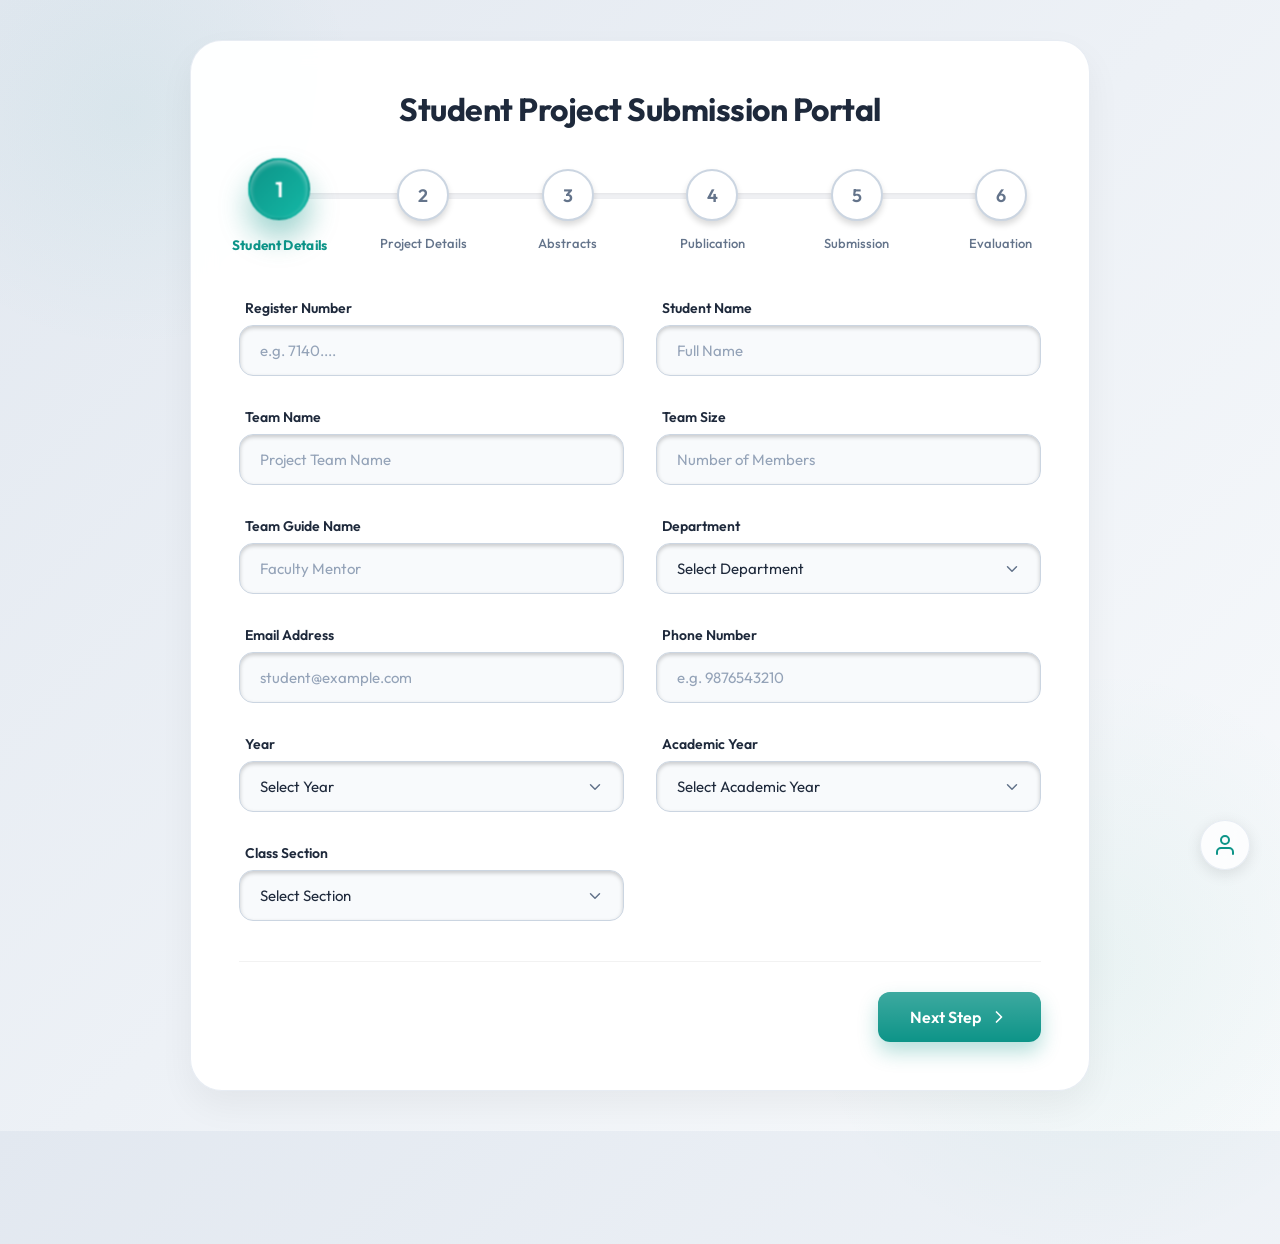
<file: Frontend/index.html>
<!DOCTYPE html>
<html lang="en">

<head>
    <meta charset="UTF-8">
    <meta name="viewport" content="width=device-width, initial-scale=1.0">
    <title>Student Project Submission Portal</title>
    <!-- Modern stylish font -->
    <link href="https://fonts.googleapis.com/css2?family=Outfit:wght@300;400;500;600;700&display=swap" rel="stylesheet">

    <link rel="stylesheet" href="assets/css/main.css">
</head>

<body>

    <div class="container">
        <div class="glass-panel">
            <h1 class="title">Student Project Submission Portal</h1>

            <!-- STEPPER -->
            <div class="stepper-wrapper">
                <div class="progress-bar">
                    <div class="progress-fill"></div>
                </div>
                <div class="stepper">
                    <div class="step active">
                        <div class="circle">1</div>
                        <div class="label">Student Details</div>
                    </div>
                    <div class="step">
                        <div class="circle">2</div>
                        <div class="label">Project Details</div>
                    </div>
                    <div class="step">
                        <div class="circle">3</div>
                        <div class="label">Abstracts</div>
                    </div>
                    <div class="step">
                        <div class="circle">4</div>
                        <div class="label">Publication</div>
                    </div>
                    <div class="step">
                        <div class="circle">5</div>
                        <div class="label">Submission</div>
                    </div>
                    <div class="step">
                        <div class="circle">6</div>
                        <div class="label">Evaluation</div>
                    </div>
                </div>
            </div>

            <form id="submissionForm" method="POST" enctype="multipart/form-data" novalidate>
                <div class="form-container">

                    <!-- STEP 1: Student Details -->
                    <div class="step-content active" id="step-0">
                        <div class="form-grid">
                            <div class="input-group">
                                <label>Register Number</label>
                                <input name="reg_no" placeholder="e.g. 7140...." required>
                            </div>
                            <div class="input-group">
                                <label>Student Name</label>
                                <input name="name" placeholder="Full Name" required>
                            </div>
                            <div class="input-group">
                                <label>Team Name</label>
                                <input name="team_name" placeholder="Project Team Name" required>
                            </div>
                            <div class="input-group">
                                <label>Team Size</label>
                                <input type="number" name="team_size" placeholder="Number of Members" min="1" max="10"
                                    required oninput="this.value = this.value.replace(/[^0-9]/g, '')">
                            </div>
                            <div class="input-group">
                                <label>Team Guide Name</label>
                                <input name="team_guide" placeholder="Faculty Mentor" required>
                            </div>
                            <div class="input-group">
                                <label>Department</label>
                                <select name="department" required>
                                    <option value="" disabled selected>Select Department</option>
                                    <option>CSE</option>
                                    <option>IT</option>
                                    <option>ECE</option>
                                    <option>EEE</option>
                                    <option>MECH</option>
                                    <option>CIVIL</option>
                                </select>
                            </div>
                            <div class="input-group">
                                <label>Email Address</label>
                                <input type="email" name="email" placeholder="student@example.com" required>
                            </div>
                            <div class="input-group">
                                <label>Phone Number</label>
                                <input type="tel" name="phone" placeholder="e.g. 9876543210" pattern="[0-9]+"
                                    title="Only numbers are allowed" required
                                    oninput="this.value = this.value.replace(/[^0-9]/g, '').slice(0, 10)">
                            </div>
                            <div class="input-group">
                                <label>Year</label>
                                <select name="year" required>
                                    <option value="" disabled selected>Select Year</option>
                                    <option value="1">1st Year</option>
                                    <option value="2">2nd Year</option>
                                    <option value="3">3rd Year</option>
                                    <option value="4">4th Year</option>
                                </select>
                            </div>
                            <div class="input-group">
                                <label>Academic Year</label>
                                <select name="academic_year" required>
                                    <option value="" disabled selected>Select Academic Year</option>
                                    <option>2025-2026</option>
                                    <option>2026-2027</option>
                                    <option>2027-2028</option>
                                    <option>2028-2029</option>
                                    <option>2029-2030</option>
                                </select>
                            </div>
                            <div class="input-group">
                                <label>Class Section</label>
                                <select name="class_section" required>
                                    <option value="" disabled selected>Select Section</option>
                                    <option value="A">Section A</option>
                                    <option value="B">Section B</option>
                                    <option value="C">Section C</option>
                                    <option value="D">Section D</option>
                                    <option value="E">Section E</option>
                                </select>
                            </div>
                        </div>
                    </div>

                    <!-- STEP 2: Project Details -->
                    <div class="step-content" id="step-1">
                        <div class="form-grid">
                            <div class="input-group">
                                <label>Project Title</label>
                                <input name="project_title" placeholder="Title of your project">
                            </div>
                            <div class="input-group">
                                <label>Project Domain</label>
                                <input name="project_domain" placeholder="e.g. AI, Web, IoT" required>
                            </div>
                            <div class="input-group full-width">
                                <label>Technology Used</label>
                                <input name="technology_used" placeholder="React, Node.js, Python, etc." required>
                            </div>
                            <div class="input-group full-width">
                                <label>Project Description</label>
                                <textarea name="project_description"
                                    placeholder="Briefly describe your project solving approach..." required></textarea>
                            </div>
                            <div class="input-group full-width">
                                <label>Other Projects</label>
                                <textarea name="other_projects"
                                    placeholder="Mention any past achievements or related works..."></textarea>
                            </div>
                        </div>
                    </div>

                    <!-- STEP 3: Weekly Abstracts -->
                    <div class="step-content" id="step-2">
                        <div id="weekly-abstracts-container">
                            <div class="weekly-abstract-item" style="margin-bottom: 24px; padding: 20px; background: rgba(255,255,255,0.4); border-radius: 16px; border: 1px solid rgba(0,0,0,0.05);">
                                <h3 style="font-size: 16px; margin-bottom: 15px; color: var(--primary);">Week 0</h3>
                                <div class="input-group">
                                    <label>Weekly Abstract PDF *</label>
                                    <input type="file" name="weekly_abstract_0" accept="application/pdf" required>
                                </div>
                            </div>
                        </div>
                        <button type="button" class="btn-outline" id="add-week-btn" onclick="addWeek()" style="margin-top: 10px; border: 1px dashed var(--primary); color: var(--primary); background: transparent; width: 100%; justify-content: center; padding: 12px;">
                            <svg width="20" height="20" viewBox="0 0 24 24" fill="none" stroke="currentColor" stroke-width="2" stroke-linecap="round" stroke-linejoin="round" style="margin-right: 8px;">
                                <line x1="12" y1="5" x2="12" y2="19"></line>
                                <line x1="5" y1="12" x2="19" y2="12"></line>
                            </svg>
                            Add Next Week (Week 1)
                        </button>
                    </div>

                    <!-- STEP 4: Publication -->
                    <div class="step-content" id="step-3">
                        <div class="form-grid">
                            <div class="input-group">
                                <label>Paper Published?</label>
                                <select name="paper_published" required>
                                    <option value="" disabled selected>Choose option</option>
                                    <option>Yes</option>
                                    <option>No</option>
                                </select>
                            </div>
                            <div class="input-group">
                                <label>Journal Name</label>
                                <input name="journal_name" placeholder="Name of the journal" required>
                            </div>
                            <div class="input-group">
                                <label>ISBN Number</label>
                                <input name="isbn_no" placeholder="International Standard Book Number" required>
                            </div>
                            <div class="input-group">
                                <label>Journal Type</label>
                                <select name="journal_type" required>
                                    <option value="" disabled selected>Select Type</option>
                                    <option>Local</option>
                                    <option>National</option>
                                    <option>International</option>
                                    <option>Scopus</option>
                                </select>
                            </div>
                        </div>
                    </div>

                    <!-- STEP 5: Submission -->
                    <div class="step-content" id="step-4">
                        <div class="form-grid">
                            <div class="input-group">
                                <label>Internal Review Status *</label>
                                <select name="review_status" required>
                                    <option value="" disabled selected>Status</option>
                                    <option>Approved</option>
                                    <option>Pending</option>
                                    <option>Needs Correction</option>
                                </select>
                            </div>
                            <div class="input-group">
                                <label>Report Submission</label>
                                <select name="report_submission" required>
                                    <option value="" disabled selected>Status</option>
                                    <option>Completed</option>
                                    <option>Pending</option>
                                </select>
                            </div>
                            <div class="input-group full-width">
                                <label>Upload Project File (PDF)</label>
                                <div class="drop-zone" id="dropZone">
                                    <input type="file" name="file" id="fileInput" accept="application/pdf" required>
                                    <div class="drop-zone-content" id="dropZoneContent">
                                        <svg width="40" height="40" viewBox="0 0 24 24" fill="none"
                                            stroke="currentColor" stroke-width="1.5" stroke-linecap="round"
                                            stroke-linejoin="round" style="color: var(--primary); margin-bottom: 10px;">
                                            <path d="M21 15v4a2 2 0 0 1-2 2H5a2 2 0 0 1-2-2v-4"></path>
                                            <polyline points="17 8 12 3 7 8"></polyline>
                                            <line x1="12" y1="3" x2="12" y2="15"></line>
                                        </svg>
                                        <p style="font-size: 15px; font-weight: 500; margin-bottom: 5px;">Drag & Drop
                                            your PDF here</p>
                                        <p style="font-size: 13px; color: var(--text-muted);">or click to browse</p>
                                    </div>
                                    <div class="drop-zone-file hidden" id="dropZoneFile">
                                        <div class="file-info">
                                            <svg width="24" height="24" viewBox="0 0 24 24" fill="none"
                                                stroke="currentColor" stroke-width="2" stroke-linecap="round"
                                                stroke-linejoin="round" style="color: var(--success);">
                                                <path d="M14 2H6a2 2 0 0 0-2 2v16a2 2 0 0 0 2 2h12a2 2 0 0 0 2-2V8z">
                                                </path>
                                                <polyline points="14 2 14 8 20 8"></polyline>
                                                <line x1="16" y1="13" x2="8" y2="13"></line>
                                                <line x1="16" y1="17" x2="8" y2="17"></line>
                                                <polyline points="10 9 9 9 8 9"></polyline>
                                            </svg>
                                            <span class="file-name" id="fileName">document.pdf</span>
                                            <span class="file-size" id="fileSize">2.4 MB</span>
                                        </div>
                                        <div class="progress-container">
                                            <div class="progress-bar-upload" id="uploadProgressBar"></div>
                                        </div>
                                        <button type="button" class="remove-btn" id="removeFileBtn">
                                            <svg width="14" height="14" viewBox="0 0 24 24" fill="none"
                                                stroke="currentColor" stroke-width="2" stroke-linecap="round"
                                                stroke-linejoin="round">
                                                <line x1="18" y1="6" x2="6" y2="18"></line>
                                                <line x1="6" y1="6" x2="18" y2="18"></line>
                                            </svg>
                                        </button>
                                    </div>
                                </div>
                            </div>
                        </div>
                    </div>

                    <!-- STEP 6: Evaluation -->
                    <div class="step-content" id="step-5">
                        <div class="form-grid">
                            <div class="input-group">
                                <label>EE Sem 1 Mark</label>
                                <input type="text" name="ee_sem1_mark" placeholder="Grade (e.g. A, A+)"
                                    pattern="[A-Za-z\+]+" title="Only alphabets and '+' are allowed" required
                                    oninput="this.value = this.value.replace(/[^A-Za-z+]/g, '').toUpperCase()">
                            </div>
                            <div class="input-group">
                                <label>EE Sem 2 Mark</label>
                                <input type="text" name="ee_sem2_mark" placeholder="Grade (e.g. A, A+)"
                                    pattern="[A-Za-z\+]+" title="Only alphabets and '+' are allowed" required
                                    oninput="this.value = this.value.replace(/[^A-Za-z+]/g, '').toUpperCase()">
                            </div>
                            <div class="input-group">
                                <label>EE Sem 3 Mark</label>
                                <input type="text" name="ee_sem3_mark" placeholder="Grade (e.g. A, A+)"
                                    pattern="[A-Za-z\+]+" title="Only alphabets and '+' are allowed" required
                                    oninput="this.value = this.value.replace(/[^A-Za-z+]/g, '').toUpperCase()">
                            </div>
                        </div>
                    </div>

                </div>

                <div class="buttons">
                    <button type="button" class="btn-back hidden" id="backBtn" onclick="prevStep()">
                        <svg width="20" height="20" viewBox="0 0 24 24" fill="none" stroke="currentColor"
                            stroke-width="2" stroke-linecap="round" stroke-linejoin="round">
                            <polyline points="15 18 9 12 15 6"></polyline>
                        </svg>
                        Back
                    </button>

                    <button type="button" class="btn-next" id="nextBtn" onclick="nextStep()">
                        Next Step
                        <svg width="20" height="20" viewBox="0 0 24 24" fill="none" stroke="currentColor"
                            stroke-width="2" stroke-linecap="round" stroke-linejoin="round">
                            <polyline points="9 18 15 12 9 6"></polyline>
                        </svg>
                    </button>

                    <button type="button" class="btn-submit hidden" id="submitBtn" onclick="handleSubmit()">
                        Submit Project
                        <svg width="20" height="20" viewBox="0 0 24 24" fill="none" stroke="currentColor"
                            stroke-width="2" stroke-linecap="round" stroke-linejoin="round">
                            <path d="M22 11.08V12a10 10 0 1 1-5.93-9.14"></path>
                            <polyline points="22 4 12 14.01 9 11.01"></polyline>
                        </svg>
                    </button>
                </div>
            </form>

            <!-- Success State -->
            <div id="successState" style="text-align: center; padding: 40px 20px;">
                <div class="success-icon-wrapper" id="checkmarkBox"></div>
                <h2 style="font-size: 32px; font-weight: 700; color: var(--text-main); margin-bottom: 15px;">Submission Successful!</h2>
                <p style="color: var(--text-muted); font-size: 16px; max-width: 450px; line-height: 1.6; margin: 0 auto 30px;">
                    Thank you for submitting your project information! We look forward to connecting with you on your next submission.</p>
            </div>
        </div>
    </div>

    <script src="assets/js/script.js"></script>

    <!-- Staff Access Icon -->
    <a href="AdminLogin.html" class="staff-icon" title="Staff Portal">
        <svg width="24" height="24" viewBox="0 0 24 24" fill="none" stroke="currentColor" stroke-width="2"
            stroke-linecap="round" stroke-linejoin="round">
            <path d="M20 21v-2a4 4 0 0 0-4-4H8a4 4 0 0 0-4 4v2"></path>
            <circle cx="12" cy="7" r="4"></circle>
        </svg>
    </a>
</body>

</html>
</file>
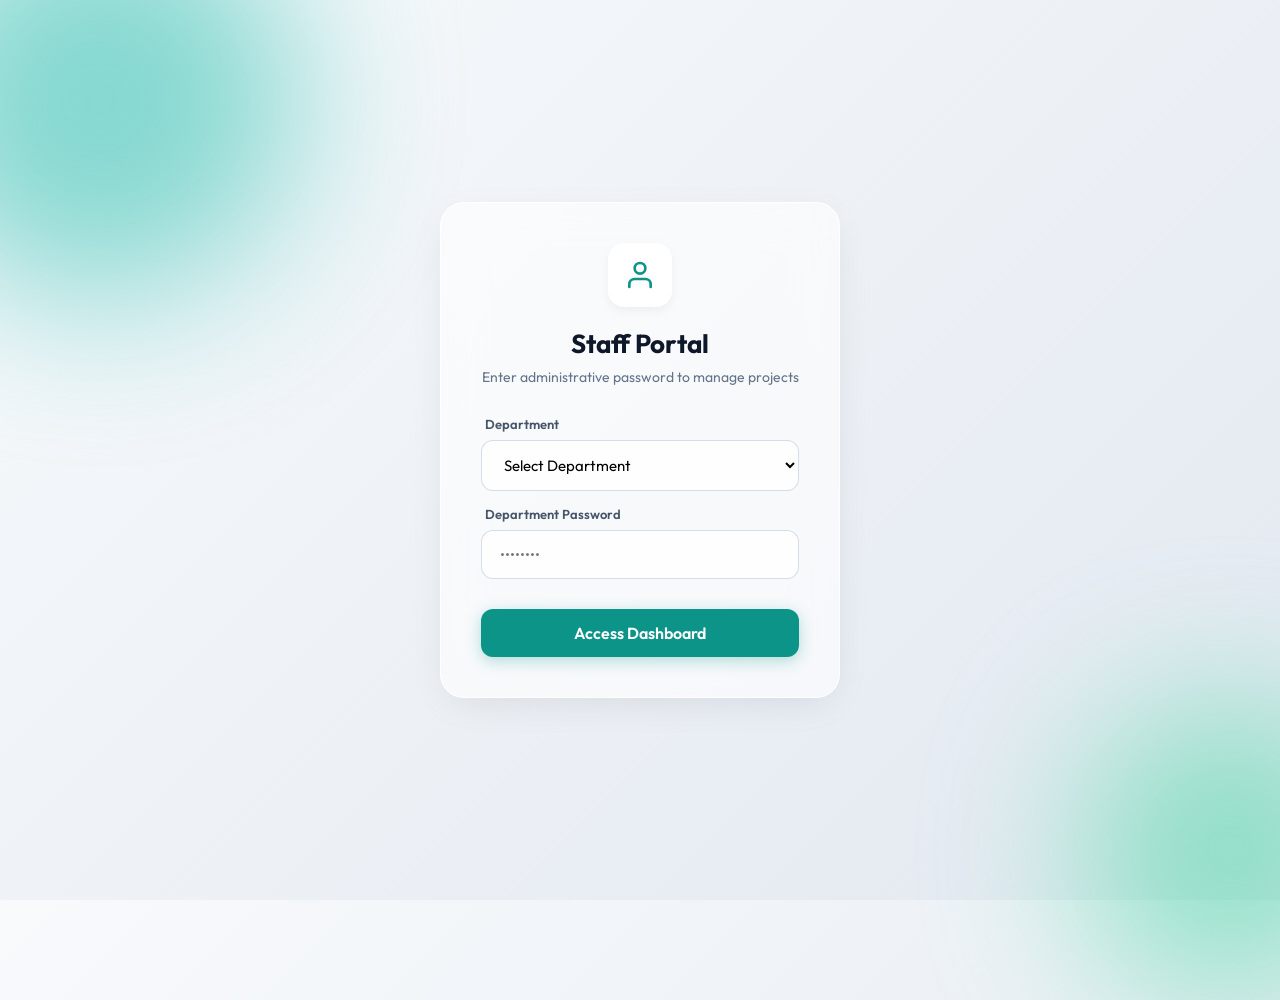
<file: Frontend/AdminLogin.html>
<!DOCTYPE html>
<html lang="en">
<head>
    <meta charset="UTF-8">
    <meta name="viewport" content="width=device-width, initial-scale=1.0">
    <title>Staff Login - Projexa</title>
    <link href="https://fonts.googleapis.com/css2?family=Outfit:wght@300;400;500;600;700&display=swap" rel="stylesheet">
    <style>
        :root {
            --primary: #0d9488;
            --primary-light: #14b8a6;
            --success: #059669;
            --error: #ef4444;
            --text-main: #0f172a;
            --glass-bg: rgba(255, 255, 255, 0.6);
            --glass-border: rgba(255, 255, 255, 0.8);
            --glass-shadow: 0 10px 40px -10px rgba(0, 0, 0, 0.1);
            --bg-gradient: linear-gradient(135deg, #f8fafc 0%, #e2e8f0 100%);
        }
        * { box-sizing: border-box; margin: 0; padding: 0; font-family: 'Outfit', sans-serif; }
        body {
            background: var(--bg-gradient);
            min-height: 100vh; display: flex; align-items: center; justify-content: center;
            overflow: hidden; position: relative;
        }
        body::before, body::after {
            content: ''; position: absolute; border-radius: 50%; z-index: -1;
            filter: blur(80px); opacity: 0.5;
        }
        body::before { top: -100px; left: -100px; width: 400px; height: 400px; background: #14b8a6; }
        body::after { bottom: -100px; right: -100px; width: 300px; height: 300px; background: #34d399; }
        
        .login-card {
            background: var(--glass-bg); backdrop-filter: blur(20px); -webkit-backdrop-filter: blur(20px);
            border: 1px solid var(--glass-border); border-radius: 24px; padding: 40px;
            width: 100%; max-width: 400px; box-shadow: var(--glass-shadow);
            text-align: center; transform: translateY(20px); opacity: 0; animation: slideUp 0.6s ease forwards;
        }
        @keyframes slideUp { to { transform: translateY(0); opacity: 1; } }
        
        .icon { width: 64px; height: 64px; background: white; border-radius: 16px; margin: 0 auto 20px; display: flex; align-items: center; justify-content: center; box-shadow: 0 4px 10px rgba(0,0,0,0.05); color: var(--primary); }
        h1 { color: var(--text-main); font-size: 26px; font-weight: 700; margin-bottom: 8px; }
        p { color: #64748b; font-size: 14px; margin-bottom: 30px; }
        
        .input-group { margin-bottom: 20px; text-align: left; }
        label { display: block; font-size: 13px; font-weight: 600; color: #475569; margin-bottom: 8px; margin-left: 4px;}
        input {
            width: 100%; padding: 14px 18px; border-radius: 12px;
            background: rgba(255,255,255,0.8); border: 1px solid rgba(203,213,225,0.8);
            font-size: 15px; outline: none; transition: all 0.3s;
        }
        input:focus { background: white; border-color: var(--primary-light); box-shadow: 0 0 0 3px rgba(99,102,241,0.1); }
        
        button {
            width: 100%; padding: 14px; border-radius: 12px; background: var(--primary); color: white;
            font-size: 16px; font-weight: 600; border: none; cursor: pointer; transition: all 0.3s;
            margin-top: 10px; box-shadow: 0 4px 15px rgba(13, 148, 136, 0.3);
        }
        button:hover { transform: translateY(-2px); box-shadow: 0 6px 20px rgba(13, 148, 136, 0.4); }
        
        .alert {
            display: none; padding: 12px; border-radius: 10px; font-size: 14px; font-weight: 500;
            margin-top: 20px; background: rgba(239, 68, 68, 0.1); color: var(--error); border: 1px solid rgba(239, 68, 68, 0.2);
        }
        .alert.active { display: block; animation: shake 0.4s ease; }
        
        @keyframes shake {
            0%, 100% { transform: translateX(0); }
            25% { transform: translateX(-5px); }
            50% { transform: translateX(5px); }
            75% { transform: translateX(-5px); }
        }
        
        @media (max-width: 480px) {
            .login-card { padding: 30px 20px; border-radius: 16px; margin: 0 16px; }
            h1 { font-size: 22px; }
            p { font-size: 13px; margin-bottom: 24px; }
        }
    </style>
</head>
<body>
    <div class="login-card">
        <div class="icon">
            <svg width="32" height="32" viewBox="0 0 24 24" fill="none" stroke="currentColor" stroke-width="2" stroke-linecap="round" stroke-linejoin="round">
                <path d="M20 21v-2a4 4 0 0 0-4-4H8a4 4 0 0 0-4 4v2"></path>
                <circle cx="12" cy="7" r="4"></circle>
            </svg>
        </div>
        <h1>Staff Portal</h1>
        <p>Enter administrative password to manage projects</p>
        
        <form id="loginForm">
            <div class="input-group" style="margin-bottom: 15px;">
                <label>Department</label>
                <select id="department" required style="width: 100%; padding: 14px 18px; border-radius: 12px; background: rgba(255,255,255,0.8); border: 1px solid rgba(203,213,225,0.8); font-size: 15px; outline: none; transition: all 0.3s; cursor: pointer;">
                    <option value="" disabled selected>Select Department</option>
                    <option value="CSE">Computer Science (CSE)</option>
                    <option value="IT">Information Technology (IT)</option>
                    <option value="ECE">Electronics & Communication (ECE)</option>
                    <option value="EEE">Electrical & Electronics (EEE)</option>
                    <option value="MECH">Mechanical Engineering (MECH)</option>
                    <option value="CIVIL">Civil Engineering (CIVIL)</option>
                </select>
            </div>
            <div class="input-group">
                <label>Department Password</label>
                <input type="password" id="password" placeholder="••••••••" required>
            </div>
            <button type="submit">Access Dashboard</button>
            <div class="alert" id="errorAlert">Invalid Credentials! Access Denied.</div>
        </form>
    </div>

    <script>
        document.getElementById('loginForm').addEventListener('submit', function(e) {
            e.preventDefault();
            const dept = document.getElementById('department').value;
            const pass = document.getElementById('password').value;
            const alertBox = document.getElementById('errorAlert');
            
            // Department-specific password: lowercase dept name + @123
            const expectedPass = dept.toLowerCase() + '@123';
            if(pass === expectedPass) {
                sessionStorage.setItem('adminAuth', 'true');
                sessionStorage.setItem('adminDept', dept);
                window.location.href = 'AdminDashboard.html';
            } else {
                alertBox.classList.remove('active');
                void alertBox.offsetWidth; // trigger reflow
                alertBox.classList.add('active');
            }
        });
    </script>
</body>
</html>
</file>
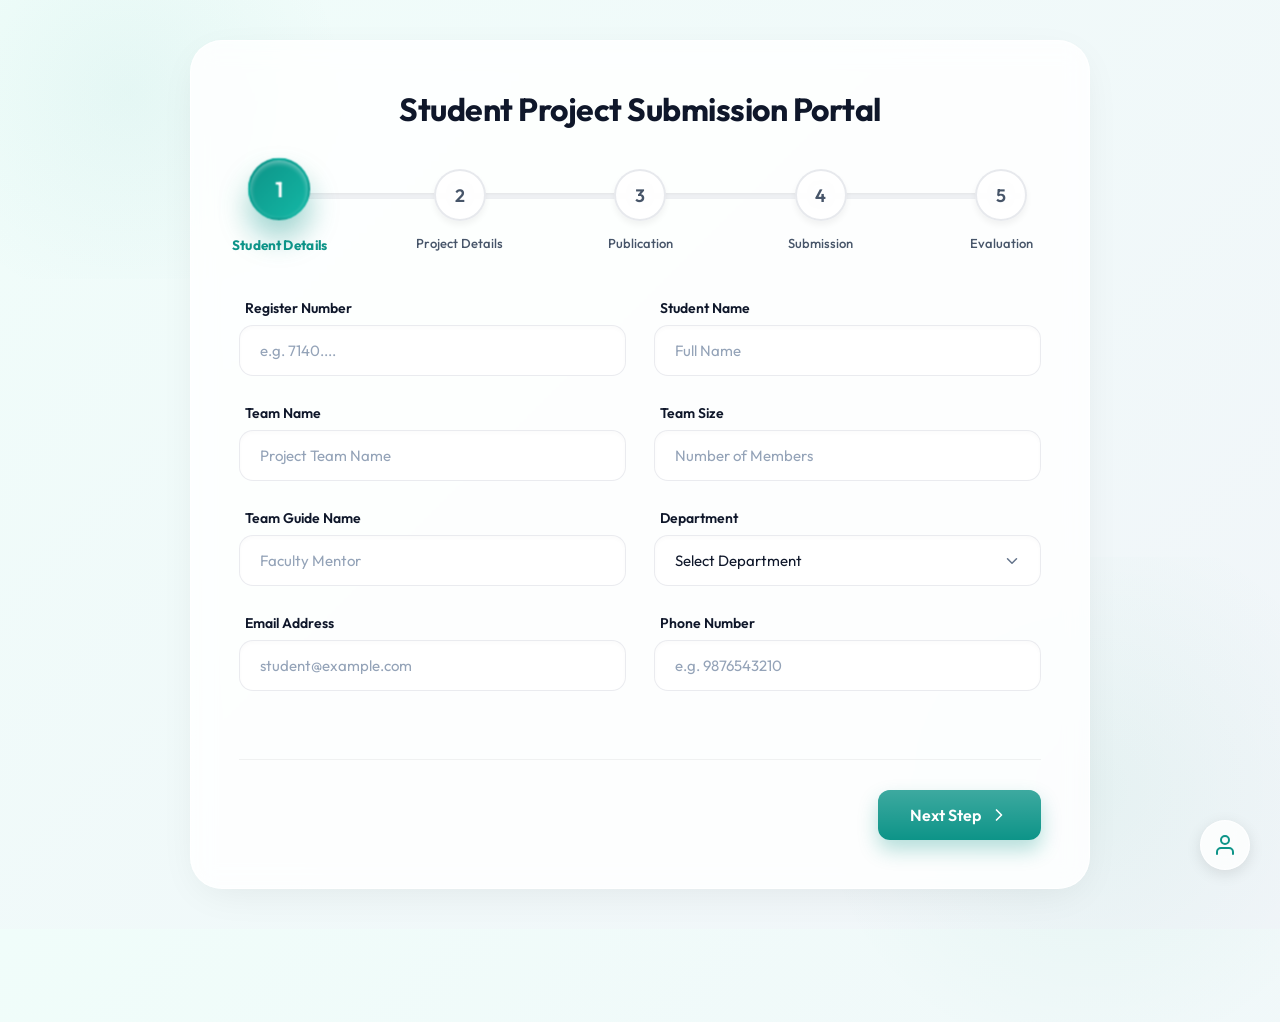
<file: Frontend/Form.html>
<!DOCTYPE html>
<html lang="en">

<head>
    <meta charset="UTF-8">
    <meta name="viewport" content="width=device-width, initial-scale=1.0">
    <title>Student Project Submission Portal</title>
    <!-- Modern stylish font -->
    <link href="https://fonts.googleapis.com/css2?family=Outfit:wght@300;400;500;600;700&display=swap" rel="stylesheet">

    <style>
        :root {
            --primary: #0d9488;
            --primary-light: #14b8a6;
            --primary-dark: #0f766e;
            --success: #059669;
            --text-main: #0f172a;
            --text-muted: #475569;
            --glass-bg: rgba(255, 255, 255, 0.85);
            /* Increased opacity */
            --glass-border: rgba(255, 255, 255, 0.9);
            --glass-shadow: 0 10px 40px -10px rgba(0, 0, 0, 0.08);
            --bg-gradient: linear-gradient(135deg, #f0fdfa 0%, #f1f5f9 100%);
        }

        * {
            box-sizing: border-box;
            margin: 0;
            padding: 0;
            font-family: 'Outfit', sans-serif;
        }

        body {
            background: var(--bg-gradient);
            min-height: 100vh;
            display: flex;
            align-items: center;
            justify-content: center;
            padding: 40px 20px;
            color: var(--text-main);
            position: relative;
            overflow-x: hidden;
        }

        /* Subtle professional background accents */
        body::before {
            content: '';
            position: absolute;
            top: -10%;
            left: -10%;
            width: 40%;
            height: 40%;
            background: radial-gradient(circle, rgba(13, 148, 136, 0.05) 0%, transparent 70%);
            z-index: -1;
        }

        body::after {
            content: '';
            position: absolute;
            bottom: -10%;
            right: -10%;
            width: 50%;
            height: 50%;
            background: radial-gradient(circle, rgba(5, 150, 105, 0.05) 0%, transparent 70%);
            z-index: -1;
        }

        .container {
            width: 100%;
            max-width: 900px;
            margin: 0 auto;
            position: relative;
            z-index: 10;
        }

        /* Glassmorphism Container */
        .glass-panel {
            background: var(--glass-bg);
            backdrop-filter: blur(12px);
            -webkit-backdrop-filter: blur(12px);
            border: 1px solid var(--glass-border);
            border-radius: 32px;
            padding: 48px;
            box-shadow: var(--glass-shadow);
            transition: all 0.4s ease;
        }

        .title {
            text-align: center;
            font-size: 32px;
            font-weight: 700;
            margin-bottom: 40px;
            color: var(--text-main);
            letter-spacing: -0.5px;
        }

        /* ---------------- STEPPER ---------------- */
        .stepper-wrapper {
            position: relative;
            margin-bottom: 48px;
        }

        .stepper {
            display: flex;
            justify-content: space-between;
            position: relative;
        }

        /* Connecting lines */
        .progress-bar {
            position: absolute;
            top: 24px;
            left: 20px;
            right: 20px;
            height: 6px;
            background: rgba(229, 231, 235, 0.6);
            border-radius: 3px;
            z-index: 0;
            overflow: hidden;
            box-shadow: inset 0 1px 3px rgba(0, 0, 0, 0.05);
        }

        .progress-fill {
            position: absolute;
            top: 0;
            left: 0;
            height: 100%;
            width: 0%;
            background: linear-gradient(90deg, var(--primary), #a855f7);
            transition: width 0.7s cubic-bezier(0.34, 1.56, 0.64, 1);
            box-shadow: 0 0 15px rgba(13, 148, 136, 0.6);
        }

        .step {
            text-align: center;
            position: relative;
            z-index: 1;
            width: 80px;
            display: flex;
            flex-direction: column;
            align-items: center;
        }

        .circle {
            width: 52px;
            height: 52px;
            border-radius: 50%;
            background: rgba(255, 255, 255, 0.9);
            border: 2px solid rgba(229, 231, 235, 0.9);
            display: flex;
            align-items: center;
            justify-content: center;
            font-weight: 600;
            font-size: 18px;
            color: var(--text-muted);
            transition: all 0.6s cubic-bezier(0.34, 1.56, 0.64, 1);
            box-shadow: 0 4px 6px rgba(0, 0, 0, 0.05);
            backdrop-filter: blur(10px);
        }

        .step.active .circle {
            background: linear-gradient(135deg, var(--primary), var(--primary-light));
            border-color: transparent;
            color: white;
            /* 3D Pop out effect */
            transform: scale(1.2) translateY(-5px);
            box-shadow:
                0 15px 25px rgba(13, 148, 136, 0.4),
                inset 0 2px 4px rgba(255, 255, 255, 0.4);
        }

        .step.completed .circle {
            background: linear-gradient(135deg, var(--success), #34d399);
            border-color: transparent;
            color: white;
            transform: scale(1.05);
            box-shadow: 0 8px 15px rgba(16, 185, 129, 0.3);
        }

        .label {
            font-size: 13px;
            font-weight: 500;
            margin-top: 14px;
            color: var(--text-muted);
            transition: all 0.4s ease;
            white-space: nowrap;
        }

        .step.active .label {
            color: var(--primary);
            font-weight: 700;
            transform: translateY(2px) scale(1.05);
        }

        .step.completed .label {
            color: var(--success);
            font-weight: 600;
        }

        /* ---------------- FORM & TRANSITIONS ---------------- */
        .form-container {
            position: relative;
            min-height: 420px;
        }

        .step-content {
            position: absolute;
            top: 0;
            left: 0;
            width: 100%;
            opacity: 0;
            pointer-events: none;
            visibility: hidden;
            transform: translateY(10px);
            transition: all 0.4s ease;
        }

        .step-content.active {
            opacity: 1;
            pointer-events: auto;
            visibility: visible;
            position: relative;
            transform: translateY(0);
        }

        .step-content.exiting {
            opacity: 0;
            transform: translateY(-10px);
        }

        .step-content.exiting-backward {
            opacity: 0;
            transform: translateY(10px);
        }

        .form-grid {
            display: grid;
            grid-template-columns: repeat(2, 1fr);
            gap: 28px;
        }

        @media (max-width: 768px) {
            .form-grid {
                grid-template-columns: 1fr;
            }

            .glass-panel {
                padding: 30px 20px;
            }

            .step .label {
                font-size: 11px;
            }

            .circle {
                width: 40px;
                height: 40px;
                font-size: 15px;
            }
        }

        .input-group {
            display: flex;
            flex-direction: column;
            gap: 8px;
            position: relative;
        }

        .input-group.full-width {
            grid-column: 1 / -1;
        }

        label {
            font-size: 14px;
            font-weight: 600;
            color: var(--text-main);
            margin-left: 6px;
            transform: translateZ(10px);
        }

        input,
        select,
        textarea {
            width: 100%;
            padding: 15px 20px;
            background: rgba(255, 255, 255, 0.7);
            border: 1px solid rgba(229, 231, 235, 0.8);
            border-radius: 14px;
            font-size: 15px;
            color: var(--text-main);
            transition: all 0.3s cubic-bezier(0.4, 0, 0.2, 1);
            backdrop-filter: blur(5px);
            box-shadow: inset 0 2px 4px rgba(0, 0, 0, 0.02);
        }

        input::placeholder,
        textarea::placeholder {
            color: #94a3b8;
        }

        input:focus,
        select:focus,
        textarea:focus {
            outline: none;
            background: rgba(255, 255, 255, 0.95);
            border-color: var(--primary-light);
            box-shadow:
                0 0 0 4px rgba(13, 148, 136, 0.15),
                inset 0 2px 4px rgba(0, 0, 0, 0.01),
                0 10px 15px -3px rgba(0, 0, 0, 0.05);
            transform: translateY(-2px) translateZ(5px);
        }

        textarea {
            resize: vertical;
            min-height: 120px;
        }

        select {
            appearance: none;
            background-image: url("data:image/svg+xml;charset=UTF-8,%3csvg xmlns='http://www.w3.org/2000/svg' viewBox='0 0 24 24' fill='none' stroke='%2364748b' stroke-width='2' stroke-linecap='round' stroke-linejoin='round'%3e%3cpolyline points='6 9 12 15 18 9'%3e%3c/polyline%3e%3c/svg%3e");
            background-repeat: no-repeat;
            background-position: right 1.2rem center;
            background-size: 1.2em;
            cursor: pointer;
        }

        input[type="file"] {
            padding: 12px;
            background: rgba(255, 255, 255, 0.5);
            border: 2px dashed rgba(203, 213, 225, 0.8);
            cursor: pointer;
        }

        input[type="file"]::file-selector-button {
            padding: 8px 16px;
            border-radius: 8px;
            border: none;
            background: var(--text-main);
            color: white;
            font-weight: 500;
            cursor: pointer;
            margin-right: 12px;
            transition: background 0.2s;
        }

        input[type="file"]::file-selector-button:hover {
            background: var(--primary);
        }

        /* ---------------- BUTTONS ---------------- */
        .buttons {
            display: flex;
            justify-content: space-between;
            margin-top: 40px;
            padding-top: 30px;
            border-top: 1px solid rgba(0, 0, 0, 0.05);
        }

        button {
            padding: 15px 32px;
            border-radius: 12px;
            font-size: 16px;
            font-weight: 600;
            cursor: pointer;
            transition: all 0.3s cubic-bezier(0.34, 1.56, 0.64, 1);
            position: relative;
            overflow: hidden;
            display: inline-flex;
            align-items: center;
            gap: 8px;
        }

        button::after {
            content: '';
            position: absolute;
            top: 0;
            left: 0;
            right: 0;
            bottom: 0;
            background: linear-gradient(to bottom, rgba(255, 255, 255, 0.2) 0%, rgba(255, 255, 255, 0) 100%);
            border-radius: inherit;
            pointer-events: none;
        }

        .btn-back {
            background: rgba(255, 255, 255, 0.8);
            color: var(--text-main);
            border: 1px solid rgba(229, 231, 235, 0.9);
            box-shadow: 0 4px 6px rgba(0, 0, 0, 0.05);
            backdrop-filter: blur(5px);
        }

        .btn-back:hover {
            background: #ffffff;
            transform: translateX(-5px);
            box-shadow: 0 8px 15px rgba(0, 0, 0, 0.08);
        }

        .btn-next {
            background: linear-gradient(135deg, var(--primary), #0d9488);
            color: white;
            border: none;
            box-shadow: 0 10px 20px rgba(13, 148, 136, 0.3);
            margin-left: auto;
            /* Push to right */
        }

        .btn-next:hover {
            box-shadow: 0 15px 25px rgba(13, 148, 136, 0.4);
            transform: translateX(5px) translateY(-2px);
        }

        .btn-submit {
            background: linear-gradient(135deg, var(--success), #059669);
            color: white;
            border: none;
            box-shadow: 0 10px 20px rgba(16, 185, 129, 0.3);
            margin-left: auto;
        }

        .btn-submit:hover {
            box-shadow: 0 15px 25px rgba(16, 185, 129, 0.4);
            transform: translateY(-4px) scale(1.02);
        }

        .spinner {
            display: inline-block;
            width: 18px;
            height: 18px;
            border: 2px solid rgba(255, 255, 255, 0.3);
            border-radius: 50%;
            border-top-color: white;
            animation: spin 1s ease-in-out infinite;
        }

        @keyframes spin {
            to {
                transform: rotate(360deg);
            }
        }

        .btn-submit.loading {
            pointer-events: none;
            opacity: 0.9;
        }

        .hidden {
            display: none !important;
        }

        .error-msg {
            color: #ef4444;
            font-size: 13px;
            font-weight: 500;
            margin-top: 4px;
            margin-left: 6px;
            animation: fadeIn 0.3s ease;
            position: absolute;
            bottom: -24px;
            left: 0;
            white-space: nowrap;
        }

        @keyframes fadeIn {
            from {
                opacity: 0;
                transform: translateY(-5px);
            }

            to {
                opacity: 1;
                transform: translateY(0);
            }
        }

        .input-error {
            border-color: #ef4444 !important;
            background: rgba(254, 242, 242, 0.7) !important;
            box-shadow:
                0 0 0 4px rgba(239, 68, 68, 0.1),
                inset 0 2px 4px rgba(0, 0, 0, 0.02) !important;
        }

        /* ---------------- DROP ZONE ---------------- */
        .drop-zone {
            position: relative;
            width: 100%;
            padding: 30px;
            border: 2px dashed rgba(203, 213, 225, 0.8);
            border-radius: 14px;
            background: rgba(255, 255, 255, 0.5);
            text-align: center;
            cursor: pointer;
            transition: all 0.3s ease;
            display: flex;
            align-items: center;
            justify-content: center;
            min-height: 140px;
        }

        .drop-zone.dragover {
            border-color: var(--primary);
            background: rgba(99, 102, 241, 0.05);
            transform: scale(1.02);
            box-shadow: 0 0 15px rgba(13, 148, 136, 0.2);
        }

        .drop-zone input[type="file"] {
            position: absolute;
            width: 100%;
            height: 100%;
            top: 0;
            left: 0;
            opacity: 0;
            cursor: pointer;
            z-index: 2;
        }

        .drop-zone-content {
            z-index: 1;
            pointer-events: none;
        }

        .drop-zone-content.hidden {
            display: none;
        }

        .drop-zone-file {
            width: 100%;
            z-index: 3;
            background: rgba(255, 255, 255, 0.9);
            border-radius: 10px;
            padding: 15px;
            box-shadow: 0 4px 6px rgba(0, 0, 0, 0.05);
            display: flex;
            flex-direction: column;
            gap: 12px;
            position: relative;
        }

        .drop-zone-file.hidden {
            display: none;
        }

        .file-info {
            display: flex;
            align-items: center;
            gap: 10px;
            text-align: left;
        }

        .file-name {
            font-weight: 600;
            font-size: 14px;
            color: var(--text-main);
            white-space: nowrap;
            overflow: hidden;
            text-overflow: ellipsis;
            max-width: 250px;
        }

        .file-size {
            font-size: 12px;
            color: var(--text-muted);
            margin-left: auto;
        }

        .progress-container {
            width: 100%;
            height: 6px;
            background: #e2e8f0;
            border-radius: 3px;
            overflow: hidden;
        }

        .progress-bar-upload {
            height: 100%;
            width: 0%;
            background: linear-gradient(90deg, var(--success), #34d399);
            transition: width 0.3s ease;
        }

        .remove-btn {
            position: absolute;
            top: -10px;
            right: -10px;
            background: white;
            border: 1px solid #e2e8f0;
            border-radius: 50%;
            width: 26px;
            height: 26px;
            display: flex;
            align-items: center;
            justify-content: center;
            cursor: pointer;
            color: #ef4444;
            box-shadow: 0 2px 4px rgba(0, 0, 0, 0.1);
            transition: all 0.2s;
            padding: 0;
            z-index: 5;
        }

        button.remove-btn::after {
            display: none;
        }

        .remove-btn:hover {
            transform: scale(1.1);
            background: #fee2e2;
        }

        /* ---------------- SUCCESS ANIMATION ---------------- */
        .success-icon-wrapper {
            margin: 0 auto 30px;
            width: 80px;
            height: 80px;
            transform: translateZ(40px);
        }

        .checkmark__circle {
            stroke-dasharray: 166;
            stroke-dashoffset: 166;
            stroke-width: 2;
            stroke-miterlimit: 10;
            stroke: var(--success);
            fill: none;
            animation: stroke 0.6s cubic-bezier(0.65, 0, 0.45, 1) forwards;
        }

        .checkmark {
            width: 80px;
            height: 80px;
            border-radius: 50%;
            display: block;
            stroke-width: 2;
            stroke: #fff;
            stroke-miterlimit: 10;
            margin: 0 auto;
            box-shadow: inset 0px 0px 0px var(--success);
            animation: fill .4s ease-in-out .4s forwards, scale .3s ease-in-out .9s both;
        }

        .checkmark__check {
            transform-origin: 50% 50%;
            stroke-dasharray: 48;
            stroke-dashoffset: 48;
            animation: stroke 0.3s cubic-bezier(0.65, 0, 0.45, 1) 0.8s forwards;
        }

        @keyframes stroke {
            100% {
                stroke-dashoffset: 0;
            }
        }

        @keyframes scale {

            0%,
            100% {
                transform: none;
            }

            50% {
                transform: scale3d(1.1, 1.1, 1);
            }
        }

        @keyframes fill {
            100% {
                box-shadow: inset 0px 0px 0px 50px var(--success);
            }
        }

        #successState {
            display: none;
            opacity: 0;
            transform: scale(0.95);
            transition: opacity 0.6s ease, transform 0.6s ease;
        }

        #successState.visible {
            display: flex;
            flex-direction: column;
            align-items: center;
            justify-content: center;
        }

        #successState.fade-in {
            opacity: 1;
            transform: scale(1);
        }

        /* ---------------- STAFF ICON ---------------- */
        .staff-icon {
            position: fixed;
            bottom: 30px;
            right: 30px;
            width: 50px;
            height: 50px;
            background: rgba(255, 255, 255, 0.8);
            backdrop-filter: blur(10px);
            border: 1px solid var(--glass-border);
            border-radius: 50%;
            display: flex;
            align-items: center;
            justify-content: center;
            color: var(--primary);
            box-shadow: 0 4px 15px rgba(0, 0, 0, 0.1);
            transition: all 0.3s ease;
            z-index: 1000;
            cursor: pointer;
        }

        .staff-icon:hover {
            transform: translateY(-5px);
            box-shadow: 0 8px 25px rgba(79, 70, 229, 0.3);
            background: white;
            color: var(--primary-dark);
        }
    </style>
</head>

<body>

    <div class="container">
        <div class="glass-panel">
            <h1 class="title">Student Project Submission Portal</h1>

            <!-- STEPPER -->
            <div class="stepper-wrapper">
                <div class="progress-bar">
                    <div class="progress-fill"></div>
                </div>
                <div class="stepper">
                    <div class="step active">
                        <div class="circle">1</div>
                        <div class="label">Student Details</div>
                    </div>
                    <div class="step">
                        <div class="circle">2</div>
                        <div class="label">Project Details</div>
                    </div>
                    <div class="step">
                        <div class="circle">3</div>
                        <div class="label">Publication</div>
                    </div>
                    <div class="step">
                        <div class="circle">4</div>
                        <div class="label">Submission</div>
                    </div>
                    <div class="step">
                        <div class="circle">5</div>
                        <div class="label">Evaluation</div>
                    </div>
                </div>
            </div>

            <form id="submissionForm" method="POST" enctype="multipart/form-data" novalidate>
                <div class="form-container">

                    <!-- STEP 1: Student Details -->
                    <div class="step-content active" id="step-0">
                        <div class="form-grid">
                            <div class="input-group">
                                <label>Register Number</label>
                                <input name="reg_no" placeholder="e.g. 7140...." required>
                            </div>
                            <div class="input-group">
                                <label>Student Name</label>
                                <input name="name" placeholder="Full Name" required>
                            </div>
                            <div class="input-group">
                                <label>Team Name</label>
                                <input name="team_name" placeholder="Project Team Name" required>
                            </div>
                            <div class="input-group">
                                <label>Team Size</label>
                                <input type="number" name="team_size" placeholder="Number of Members" min="1" max="10"
                                    required oninput="this.value = this.value.replace(/[^0-9]/g, '')">
                            </div>
                            <div class="input-group">
                                <label>Team Guide Name</label>
                                <input name="team_guide" placeholder="Faculty Mentor" required>
                            </div>
                            <div class="input-group">
                                <label>Department</label>
                                <select name="department" required>
                                    <option value="" disabled selected>Select Department</option>
                                    <option>CSE</option>
                                    <option>IT</option>
                                    <option>ECE</option>
                                    <option>EEE</option>
                                    <option>MECH</option>
                                    <option>CIVIL</option>
                                </select>
                            </div>
                            <div class="input-group">
                                <label>Email Address</label>
                                <input type="email" name="email" placeholder="student@example.com" required>
                            </div>
                            <div class="input-group">
                                <label>Phone Number</label>
                                <input type="tel" name="phone" placeholder="e.g. 9876543210" pattern="[0-9]+"
                                    title="Only numbers are allowed" required
                                    oninput="this.value = this.value.replace(/[^0-9]/g, '').slice(0, 10)">
                            </div>
                        </div>
                    </div>

                    <!-- STEP 2: Project Details -->
                    <div class="step-content" id="step-1">
                        <div class="form-grid">
                            <div class="input-group">
                                <label>Project Title</label>
                                <input name="project_title" placeholder="Title of your project">
                            </div>
                            <div class="input-group">
                                <label>Project Domain</label>
                                <input name="project_domain" placeholder="e.g. AI, Web, IoT" required>
                            </div>
                            <div class="input-group full-width">
                                <label>Technology Used</label>
                                <input name="technology_used" placeholder="React, Node.js, Python, etc." required>
                            </div>
                            <div class="input-group full-width">
                                <label>Project Description</label>
                                <textarea name="project_description"
                                    placeholder="Briefly describe your project solving approach..." required></textarea>
                            </div>
                            <div class="input-group full-width">
                                <label>Other Projects</label>
                                <textarea name="other_projects"
                                    placeholder="Mention any past achievements or related works..."></textarea>
                            </div>
                        </div>
                    </div>

                    <!-- STEP 3: Publication -->
                    <div class="step-content" id="step-2">
                        <div class="form-grid">
                            <div class="input-group">
                                <label>Paper Published?</label>
                                <select name="paper_published" required>
                                    <option value="" disabled selected>Choose option</option>
                                    <option>Yes</option>
                                    <option>No</option>
                                </select>
                            </div>
                            <div class="input-group">
                                <label>Journal Name</label>
                                <input name="journal_name" placeholder="Name of the journal" required>
                            </div>
                            <div class="input-group">
                                <label>ISBN Number</label>
                                <input name="isbn_no" placeholder="International Standard Book Number" required>
                            </div>
                            <div class="input-group">
                                <label>Journal Type</label>
                                <select name="journal_type" required>
                                    <option value="" disabled selected>Select Type</option>
                                    <option>Local</option>
                                    <option>National</option>
                                    <option>International</option>
                                    <option>Scopus</option>
                                </select>
                            </div>
                        </div>
                    </div>

                    <!-- STEP 4: Submission -->
                    <div class="step-content" id="step-3">
                        <div class="form-grid">
                            <div class="input-group">
                                <label>Internal Review Status *</label>
                                <select name="review_status" required>
                                    <option value="" disabled selected>Status</option>
                                    <option>Approved</option>
                                    <option>Pending</option>
                                    <option>Needs Correction</option>
                                </select>
                            </div>
                            <div class="input-group">
                                <label>Report Submission</label>
                                <select name="report_submission" required>
                                    <option value="" disabled selected>Status</option>
                                    <option>Completed</option>
                                    <option>Pending</option>
                                </select>
                            </div>
                            <div class="input-group full-width">
                                <label>Upload Project File (PDF)</label>
                                <div class="drop-zone" id="dropZone">
                                    <input type="file" name="file" id="fileInput" accept="application/pdf" required>
                                    <div class="drop-zone-content" id="dropZoneContent">
                                        <svg width="40" height="40" viewBox="0 0 24 24" fill="none"
                                            stroke="currentColor" stroke-width="1.5" stroke-linecap="round"
                                            stroke-linejoin="round" style="color: var(--primary); margin-bottom: 10px;">
                                            <path d="M21 15v4a2 2 0 0 1-2 2H5a2 2 0 0 1-2-2v-4"></path>
                                            <polyline points="17 8 12 3 7 8"></polyline>
                                            <line x1="12" y1="3" x2="12" y2="15"></line>
                                        </svg>
                                        <p style="font-size: 15px; font-weight: 500; margin-bottom: 5px;">Drag & Drop
                                            your PDF here</p>
                                        <p style="font-size: 13px; color: var(--text-muted);">or click to browse</p>
                                    </div>
                                    <div class="drop-zone-file hidden" id="dropZoneFile">
                                        <div class="file-info">
                                            <svg width="24" height="24" viewBox="0 0 24 24" fill="none"
                                                stroke="currentColor" stroke-width="2" stroke-linecap="round"
                                                stroke-linejoin="round" style="color: var(--success);">
                                                <path d="M14 2H6a2 2 0 0 0-2 2v16a2 2 0 0 0 2 2h12a2 2 0 0 0 2-2V8z">
                                                </path>
                                                <polyline points="14 2 14 8 20 8"></polyline>
                                                <line x1="16" y1="13" x2="8" y2="13"></line>
                                                <line x1="16" y1="17" x2="8" y2="17"></line>
                                                <polyline points="10 9 9 9 8 9"></polyline>
                                            </svg>
                                            <span class="file-name" id="fileName">document.pdf</span>
                                            <span class="file-size" id="fileSize">2.4 MB</span>
                                        </div>
                                        <div class="progress-container">
                                            <div class="progress-bar-upload" id="uploadProgressBar"></div>
                                        </div>
                                        <button type="button" class="remove-btn" id="removeFileBtn">
                                            <svg width="14" height="14" viewBox="0 0 24 24" fill="none"
                                                stroke="currentColor" stroke-width="2" stroke-linecap="round"
                                                stroke-linejoin="round">
                                                <line x1="18" y1="6" x2="6" y2="18"></line>
                                                <line x1="6" y1="6" x2="18" y2="18"></line>
                                            </svg>
                                        </button>
                                    </div>
                                </div>
                            </div>
                        </div>
                    </div>

                    <!-- STEP 5: Evaluation -->
                    <div class="step-content" id="step-4">
                        <div class="form-grid">
                            <div class="input-group">
                                <label>EE Sem 1 Mark</label>
                                <input type="text" name="ee_sem1_mark" placeholder="Grade (e.g. A, A+)"
                                    pattern="[A-Za-z\+]+" title="Only alphabets and '+' are allowed" required
                                    oninput="this.value = this.value.replace(/[^A-Za-z+]/g, '').toUpperCase()">
                            </div>
                            <div class="input-group">
                                <label>EE Sem 2 Mark</label>
                                <input type="text" name="ee_sem2_mark" placeholder="Grade (e.g. A, A+)"
                                    pattern="[A-Za-z\+]+" title="Only alphabets and '+' are allowed" required
                                    oninput="this.value = this.value.replace(/[^A-Za-z+]/g, '').toUpperCase()">
                            </div>
                            <div class="input-group">
                                <label>EE Sem 3 Mark</label>
                                <input type="text" name="ee_sem3_mark" placeholder="Grade (e.g. A, A+)"
                                    pattern="[A-Za-z\+]+" title="Only alphabets and '+' are allowed" required
                                    oninput="this.value = this.value.replace(/[^A-Za-z+]/g, '').toUpperCase()">
                            </div>
                        </div>
                    </div>

                </div>

                <div class="buttons">
                    <button type="button" class="btn-back hidden" id="backBtn" onclick="prevStep()">
                        <svg width="20" height="20" viewBox="0 0 24 24" fill="none" stroke="currentColor"
                            stroke-width="2" stroke-linecap="round" stroke-linejoin="round">
                            <polyline points="15 18 9 12 15 6"></polyline>
                        </svg>
                        Back
                    </button>

                    <button type="button" class="btn-next" id="nextBtn" onclick="nextStep()">
                        Next Step
                        <svg width="20" height="20" viewBox="0 0 24 24" fill="none" stroke="currentColor"
                            stroke-width="2" stroke-linecap="round" stroke-linejoin="round">
                            <polyline points="9 18 15 12 9 6"></polyline>
                        </svg>
                    </button>

                    <button type="button" class="btn-submit hidden" id="submitBtn" onclick="handleSubmit()">
                        Submit Project
                        <svg width="20" height="20" viewBox="0 0 24 24" fill="none" stroke="currentColor"
                            stroke-width="2" stroke-linecap="round" stroke-linejoin="round">
                            <path d="M22 11.08V12a10 10 0 1 1-5.93-9.14"></path>
                            <polyline points="22 4 12 14.01 9 11.01"></polyline>
                        </svg>
                    </button>
                </div>
            </form>

            <!-- Success State -->
            <div id="successState" style="text-align: center; padding: 40px 20px;">
                <div class="success-icon-wrapper" id="checkmarkBox"></div>
                <h2 style="font-size: 32px; font-weight: 700; color: var(--text-main); margin-bottom: 15px;">Submission Successful!</h2>
                <p style="color: var(--text-muted); font-size: 16px; max-width: 450px; line-height: 1.6; margin: 0 auto 30px;">
                    Thank you for submitting your project information! We look forward to connecting with you on your next submission.</p>
            </div>
        </div>
    </div>

    <script>
        // Update the 'PRODUCTION_URL' once you've deployed your backend to Render.
        const PRODUCTION_URL = "https://projexa-n6w5.onrender.com"; 
        const isLocal = window.location.protocol === "file:" || window.location.hostname === "localhost" || window.location.hostname === "127.0.0.1";
        const API_BASE = isLocal ? "http://127.0.0.1:5000" : PRODUCTION_URL;

        const form = document.getElementById("submissionForm");
        const SUBMIT_URL = API_BASE + "/submit";

        let isSubmitting = false;
        let successShown = false;

        const steps = document.querySelectorAll(".step");

        const contents = document.querySelectorAll(".step-content");
        const progressFill = document.querySelector(".progress-fill");

        const backBtn = document.getElementById("backBtn");
        const nextBtn = document.getElementById("nextBtn");
        const submitBtn = document.getElementById("submitBtn");

        let current = 0;

        function updateUI(direction) {
            // Update Stepper visually
            steps.forEach((step, i) => {
                step.classList.remove("active", "completed");
                if (i < current) {
                    step.classList.add("completed");
                }
                if (i === current) {
                    step.classList.add("active");
                }
            });

            // Update Progress Bar
            const progressPercentage = (current / (steps.length - 1)) * 100;
            progressFill.style.width = `${progressPercentage}%`;

            // Lock pointer events during transition to prevent rapid clicking/scrolling issues
            document.body.style.pointerEvents = "none";
            setTimeout(() => {
                document.body.style.pointerEvents = "auto";
            }, 500);

            // Handle 3D Cinematic Transitions
            contents.forEach((content, i) => {
                if (content.classList.contains("active")) {
                    content.classList.remove("active");
                    // Add exit animations based on direction
                    if (direction === 'next') {
                        content.classList.add("exiting");
                    } else if (direction === 'prev') {
                        content.classList.add("exiting-backward");
                    }

                    // Allow the exit animation to process before purely hiding
                    setTimeout(() => {
                        content.classList.remove("exiting", "exiting-backward");
                    }, 500);
                }
            });

            // Activate new panel after short delay for cinematic pop-in effect
            setTimeout(() => {
                contents.forEach((content, i) => {
                    if (i === current) {
                        content.classList.add("active");
                    }
                });
            }, 150);

            // Handle Buttons logic
            if (current === 0) {
                backBtn.classList.add("hidden");
                nextBtn.classList.remove("hidden");
                submitBtn.classList.add("hidden");
            } else if (current === steps.length - 1) {
                backBtn.classList.remove("hidden");
                nextBtn.classList.add("hidden");
                submitBtn.classList.remove("hidden");
            } else {
                backBtn.classList.remove("hidden");
                nextBtn.classList.remove("hidden");
                submitBtn.classList.add("hidden");
            }
        }

        function showError(input, message) {
            let errorMsg = input.parentElement.querySelector('.error-msg');
            if (!errorMsg) {
                errorMsg = document.createElement('div');
                errorMsg.className = 'error-msg';
                input.parentElement.appendChild(errorMsg);
            }
            errorMsg.innerText = message;
            errorMsg.style.display = 'block';
            input.classList.add('input-error');

            // Listen for input to clear error
            const clearOnInput = () => {
                errorMsg.style.display = 'none';
                input.classList.remove('input-error');
                input.removeEventListener('input', clearOnInput);
            };
            input.addEventListener('input', clearOnInput);
        }

        function clearErrors(content) {
            const errors = content.querySelectorAll('.error-msg');
            errors.forEach(err => err.style.display = 'none');
            const inputs = content.querySelectorAll('.input-error');
            inputs.forEach(inp => inp.classList.remove('input-error'));
        }

        function nextStep() {
            // Validate current step before moving
            const activeContent = contents[current];
            clearErrors(activeContent);

            const inputs = activeContent.querySelectorAll("input, select, textarea");
            let isValid = true;
            for (let input of inputs) {
                if (!input.checkValidity()) {
                    isValid = false;
                    let message = "This field is required.";
                    if (input.validity.valueMissing) {
                        message = "This field is required for your submission.";
                    } else if (input.validity.patternMismatch) {
                        message = input.title || "Please match the required format.";
                    } else if (input.validity.typeMismatch) {
                        message = "Please enter a valid format.";
                    } else if (input.validity.rangeUnderflow || input.validity.rangeOverflow) {
                        message = `Value must be between ${input.min} and ${input.max}.`;
                    }
                    showError(input, message);
                }
            }
            if (!isValid) return; // Prevent moving to next step if invalid

            if (current < contents.length - 1) {
                // Scroll to top of container smoothly if needed
                window.scrollTo({
                    top: document.querySelector('.container').offsetTop - 50,
                    behavior: 'smooth'
                });
                current++;
                updateUI('next');
            }
        }

        function prevStep() {
            if (current > 0) {
                window.scrollTo({
                    top: document.querySelector('.container').offsetTop - 50,
                    behavior: 'smooth'
                });
                current--;
                updateUI('prev');
            }
        }



        // Prevent any native form submission (safety net)
        form.addEventListener('submit', function (e) {
            e.preventDefault();
            return false;
        });

        function handleSubmit() {
            // Validate the current (last) step before submitting
            const activeContent = contents[current];
            clearErrors(activeContent);
            const inputs = activeContent.querySelectorAll("input, select, textarea");
            let isValid = true;
            for (let input of inputs) {
                if (!input.checkValidity()) {
                    isValid = false;
                    let message = "This field is required.";
                    if (input.validity.valueMissing) {
                        message = "This field is required for your submission.";
                    } else if (input.validity.patternMismatch) {
                        message = input.title || "Please match the required format.";
                    } else if (input.validity.typeMismatch) {
                        message = "Please enter a valid format.";
                    }
                    showError(input, message);
                }
            }
            if (!isValid) return;

            if (isSubmitting) return;
            isSubmitting = true;

            const submitBtn = document.getElementById("submitBtn");
            const backBtn = document.getElementById("backBtn");

            submitBtn.innerHTML = '<span class="spinner"></span> Submitting...';
            submitBtn.classList.add('loading');
            submitBtn.disabled = true;
            backBtn.disabled = true;

            const formData = new FormData(form);

            fetch(SUBMIT_URL, {
                method: 'POST',
                body: formData
            }).then(function() {
                triggerSuccess();
            }).catch(function(error) {
                console.error('Submission Error:', error);
                triggerSuccess();
            });
        }

        function triggerSuccess() {
            if (successShown) return;
            successShown = true;

            // 1) Fade out form elements quickly
            var toHide = [document.querySelector('.title'), document.querySelector('.stepper-wrapper'), document.querySelector('.buttons'), form];
            toHide.forEach(function(el) {
                if (el) {
                    el.style.transition = 'opacity 0.25s ease, transform 0.25s ease';
                    el.style.opacity = '0';
                    el.style.transform = 'translateY(-15px)';
                }
            });

            // 2) After fade-out completes, swap in success
            setTimeout(function() {
                toHide.forEach(function(el) { if (el) el.style.display = 'none'; });

                // Inject fresh SVG so CSS keyframe animations replay from scratch
                var box = document.getElementById('checkmarkBox');
                box.innerHTML = '<svg class="checkmark" xmlns="http://www.w3.org/2000/svg" viewBox="0 0 52 52"><circle class="checkmark__circle" cx="26" cy="26" r="25" fill="none"/><path class="checkmark__check" fill="none" d="M14.1 27.2l7.1 7.2 16.7-16.8"/></svg>';

                var ss = document.getElementById('successState');
                ss.classList.add('visible');
                ss.offsetHeight; // force reflow
                ss.classList.add('fade-in');

                document.querySelector('.glass-panel').style.minHeight = '450px';
                document.body.style.pointerEvents = 'auto';
                window.scrollTo({ top: 0, behavior: 'smooth' });
            }, 300);
        }

        const fileInput = document.getElementById('fileInput');
        const dropZone = document.getElementById('dropZone');
        const dropZoneContent = document.getElementById('dropZoneContent');
        const dropZoneFile = document.getElementById('dropZoneFile');
        const fileNameEl = document.getElementById('fileName');
        const fileSizeEl = document.getElementById('fileSize');
        const uploadProgressBar = document.getElementById('uploadProgressBar');
        const removeFileBtn = document.getElementById('removeFileBtn');

        if (fileInput && dropZone) {
            ['dragenter', 'dragover'].forEach(eventName => {
                dropZone.addEventListener(eventName, (e) => {
                    e.preventDefault(); e.stopPropagation();
                    dropZone.classList.add('dragover');
                }, false);
            });

            ['dragleave', 'drop'].forEach(eventName => {
                dropZone.addEventListener(eventName, (e) => {
                    e.preventDefault(); e.stopPropagation();
                    dropZone.classList.remove('dragover');
                }, false);
            });

            dropZone.addEventListener('drop', (e) => {
                const files = e.dataTransfer.files;
                if (files && files.length > 0) {
                    fileInput.files = files; // Standard HTML5 property setter
                    handleFileSelection(files[0]);
                }
            });

            fileInput.addEventListener('change', function () {
                if (this.files && this.files.length > 0) {
                    handleFileSelection(this.files[0]);
                }
            });

            removeFileBtn.addEventListener('click', (e) => {
                e.preventDefault(); e.stopPropagation();
                fileInput.value = '';
                dropZoneFile.classList.add('hidden');
                dropZoneContent.classList.remove('hidden');
            });

            function handleFileSelection(file) {
                if (file.type !== "application/pdf") {
                    alert("Please upload a PDF file.");
                    fileInput.value = '';
                    return;
                }
                if (file.size > 5 * 1024 * 1024) {
                    alert("File must be under 5MB");
                    fileInput.value = '';
                    return;
                }

                // Update UI details
                fileNameEl.textContent = file.name;
                const sizeInMB = (file.size / (1024 * 1024)).toFixed(2);
                fileSizeEl.textContent = `${sizeInMB} MB`;

                // Swap views
                dropZoneContent.classList.add('hidden');
                dropZoneFile.classList.remove('hidden');

                // Animate progress bar filling effect
                uploadProgressBar.style.width = '0%';
                setTimeout(() => uploadProgressBar.style.width = '42%', 150);
                setTimeout(() => uploadProgressBar.style.width = '100%', 450);
            }
        }

        // Initialize state natively
        updateUI('init');
    </script>

    <!-- Staff Access Icon -->
    <a href="AdminLogin.html" class="staff-icon" title="Staff Portal">
        <svg width="24" height="24" viewBox="0 0 24 24" fill="none" stroke="currentColor" stroke-width="2"
            stroke-linecap="round" stroke-linejoin="round">
            <path d="M20 21v-2a4 4 0 0 0-4-4H8a4 4 0 0 0-4 4v2"></path>
            <circle cx="12" cy="7" r="4"></circle>
        </svg>
    </a>
</body>

</html>
</file>
<file: Frontend/assets/css/main.css>
:root {
    --primary: #0d9488;
    --primary-light: #14b8a6;
    --primary-dark: #0f766e;
    --success: #059669;
    --text-main: #1e293b;
    --text-muted: #64748b;
    --glass-bg: rgba(255, 255, 255, 0.97);
    --glass-border: rgba(226, 232, 240, 0.8);
    --glass-shadow: 0 15px 35px rgba(0, 0, 0, 0.05);
    --bg-gradient: linear-gradient(135deg, #e2e8f0 0%, #f8fafc 100%);
}

* {
    box-sizing: border-box;
    margin: 0;
    padding: 0;
    font-family: 'Outfit', sans-serif;
}

body {
    background: var(--bg-gradient);
    min-height: 100vh;
    display: flex;
    align-items: center;
    justify-content: center;
    padding: 40px 20px;
    color: var(--text-main);
    position: relative;
    overflow-x: hidden;
}

/* Subtle professional background accents */
body::before {
    content: '';
    position: absolute;
    top: -10%;
    left: -10%;
    width: 40%;
    height: 40%;
    background: radial-gradient(circle, rgba(13, 148, 136, 0.05) 0%, transparent 70%);
    z-index: -1;
}

body::after {
    content: '';
    position: absolute;
    bottom: -10%;
    right: -10%;
    width: 50%;
    height: 50%;
    background: radial-gradient(circle, rgba(5, 150, 105, 0.05) 0%, transparent 70%);
    z-index: -1;
}

.container {
    width: 100%;
    max-width: 900px;
    margin: 0 auto;
    position: relative;
    z-index: 10;
}

/* Glassmorphism Container */
.glass-panel {
    background: var(--glass-bg);
    backdrop-filter: blur(12px);
    -webkit-backdrop-filter: blur(12px);
    border: 1px solid var(--glass-border);
    border-radius: 32px;
    padding: 48px;
    box-shadow: var(--glass-shadow);
    transition: all 0.4s ease;
}

.title {
    text-align: center;
    font-size: 32px;
    font-weight: 700;
    margin-bottom: 40px;
    color: var(--text-main);
    letter-spacing: -0.5px;
}

/* ---------------- STEPPER ---------------- */
.stepper-wrapper {
    position: relative;
    margin-bottom: 48px;
}

.stepper {
    display: flex;
    justify-content: space-between;
    position: relative;
}

/* Connecting lines */
.progress-bar {
    position: absolute;
    top: 24px;
    left: 20px;
    right: 20px;
    height: 6px;
    background: rgba(229, 231, 235, 0.6);
    border-radius: 3px;
    z-index: 0;
    overflow: hidden;
    box-shadow: inset 0 1px 3px rgba(0, 0, 0, 0.05);
}

.progress-fill {
    position: absolute;
    top: 0;
    left: 0;
    height: 100%;
    width: 0%;
    background: linear-gradient(90deg, var(--primary), #a855f7);
    transition: width 0.7s cubic-bezier(0.34, 1.56, 0.64, 1);
    box-shadow: 0 0 15px rgba(13, 148, 136, 0.6);
}

.step {
    text-align: center;
    position: relative;
    z-index: 1;
    width: 80px;
    display: flex;
    flex-direction: column;
    align-items: center;
}

.circle {
    width: 52px;
    height: 52px;
    border-radius: 50%;
    background: #ffffff;
    border: 2px solid #cbd5e1;
    display: flex;
    align-items: center;
    justify-content: center;
    font-weight: 600;
    font-size: 18px;
    color: var(--text-muted);
    transition: all 0.6s cubic-bezier(0.34, 1.56, 0.64, 1);
    box-shadow: 0 4px 6px rgba(0, 0, 0, 0.15);
    backdrop-filter: blur(10px);
}

.step.active .circle {
    background: linear-gradient(135deg, var(--primary), var(--primary-light));
    border-color: transparent;
    color: white;
    /* 3D Pop out effect */
    transform: scale(1.2) translateY(-5px);
    box-shadow:
        0 15px 25px rgba(13, 148, 136, 0.4),
        inset 0 2px 4px rgba(255, 255, 255, 0.4);
}

.step.completed .circle {
    background: linear-gradient(135deg, var(--success), #34d399);
    border-color: transparent;
    color: white;
    transform: scale(1.05);
    box-shadow: 0 8px 15px rgba(16, 185, 129, 0.3);
}

.label {
    font-size: 13px;
    font-weight: 500;
    margin-top: 14px;
    color: var(--text-muted);
    transition: all 0.4s ease;
    white-space: nowrap;
}

.step.active .label {
    color: var(--primary);
    font-weight: 700;
    transform: translateY(2px) scale(1.05);
}

.step.completed .label {
    color: var(--success);
    font-weight: 600;
}

/* ---------------- FORM & TRANSITIONS ---------------- */
.form-container {
    position: relative;
    min-height: 420px;
}

.step-content {
    position: absolute;
    top: 0;
    left: 0;
    width: 100%;
    opacity: 0;
    pointer-events: none;
    visibility: hidden;
    transform: translateY(10px);
    transition: all 0.4s ease;
}

.step-content.active {
    opacity: 1;
    pointer-events: auto;
    visibility: visible;
    position: relative;
    transform: translateY(0);
}

.step-content.exiting {
    opacity: 0;
    transform: translateY(-10px);
}

.step-content.exiting-backward {
    opacity: 0;
    transform: translateY(10px);
}

.form-grid {
    display: grid;
    grid-template-columns: repeat(2, 1fr);
    gap: 32px;
}

@media (max-width: 768px) {
    .form-grid {
        grid-template-columns: 1fr;
        gap: 32px;
    }

    .glass-panel {
        padding: 30px 20px;
        border-radius: 24px;
    }

    .title {
        font-size: 26px;
        margin-bottom: 30px;
    }

    .step .label {
        font-size: 10px;
    }

    .circle {
        width: 44px;
        height: 44px;
        font-size: 16px;
    }

    .stepper-wrapper {
        margin-bottom: 30px;
    }

    .progress-bar {
        top: 22px;
    }
}

@media (max-width: 480px) {
    body { padding: 15px 10px; }
    .title { font-size: 22px; }
    
    .step .label { display: none; }
    .step.active .label { 
        display: block; 
        position: absolute; 
        top: 50px; 
        font-size: 11px; 
        background: white;
        padding: 4px 12px;
        border-radius: 12px;
        box-shadow: 0 4px 10px rgba(0,0,0,0.1);
        white-space: nowrap;
        z-index: 20;
        border: 1px solid var(--border);
    }
    
    .circle {
        width: 40px;
        height: 40px;
        font-size: 14px;
    }

    .form-container {
        min-height: auto;
    }

    .buttons {
        flex-direction: column-reverse;
        gap: 12px;
        padding-top: 20px;
        margin-top: 20px;
    }
    
    button { 
        width: 100%; 
        justify-content: center; 
        padding: 14px 20px;
        font-size: 15px;
    }
    
    .btn-next, .btn-submit { 
        margin-left: 0; 
        width: 100%;
    }

    .input-group label {
        font-size: 13px;
    }

    input, select, textarea {
        padding: 12px 16px;
        font-size: 14px;
    }

    .error-msg {
        font-size: 11px;
        bottom: -20px;
    }
}

.input-group {
    display: flex;
    flex-direction: column;
    gap: 8px;
    position: relative;
}

.input-group.full-width {
    grid-column: 1 / -1;
}

label {
    font-size: 14px;
    font-weight: 600;
    color: var(--text-main);
    margin-left: 6px;
    transform: translateZ(10px);
}

input,
select,
textarea {
    width: 100%;
    padding: 15px 20px;
    background: #f8fafc;
    border: 1px solid #cbd5e1;
    border-radius: 14px;
    font-size: 15px;
    color: var(--text-main);
    transition: all 0.3s cubic-bezier(0.4, 0, 0.2, 1);
    backdrop-filter: blur(5px);
    box-shadow: inset 0 2px 4px rgba(0, 0, 0, 0.2);
}

input::placeholder,
textarea::placeholder {
    color: #94a3b8;
}

input:focus,
select:focus,
textarea:focus {
    outline: none;
    background: #ffffff;
    border-color: var(--primary);
    box-shadow:
        0 0 0 3px rgba(13, 148, 136, 0.1),
        inset 0 2px 4px rgba(0, 0, 0, 0.1),
        0 10px 15px -3px rgba(0, 0, 0, 0.2);
    transform: translateY(-2px) translateZ(5px);
}

textarea {
    resize: vertical;
    min-height: 120px;
}

select {
    appearance: none;
    background-image: url("data:image/svg+xml;charset=UTF-8,%3csvg xmlns='http://www.w3.org/2000/svg' viewBox='0 0 24 24' fill='none' stroke='%2364748b' stroke-width='2' stroke-linecap='round' stroke-linejoin='round'%3e%3cpolyline points='6 9 12 15 18 9'%3e%3c/polyline%3e%3c/svg%3e");
    background-repeat: no-repeat;
    background-position: right 1.2rem center;
    background-size: 1.2em;
    cursor: pointer;
}

input[type="file"] {
    padding: 12px;
    background: rgba(255, 255, 255, 0.5);
    border: 2px dashed rgba(203, 213, 225, 0.8);
    cursor: pointer;
}

input[type="file"]::file-selector-button {
    padding: 8px 16px;
    border-radius: 8px;
    border: none;
    background: var(--text-main);
    color: white;
    font-weight: 500;
    cursor: pointer;
    margin-right: 12px;
    transition: background 0.2s;
}

input[type="file"]::file-selector-button:hover {
    background: var(--primary);
}

/* ---------------- BUTTONS ---------------- */
.buttons {
    display: flex;
    justify-content: space-between;
    margin-top: 40px;
    padding-top: 30px;
    border-top: 1px solid rgba(0, 0, 0, 0.05);
}

button {
    padding: 15px 32px;
    border-radius: 12px;
    font-size: 16px;
    font-weight: 600;
    cursor: pointer;
    transition: all 0.3s cubic-bezier(0.34, 1.56, 0.64, 1);
    position: relative;
    overflow: hidden;
    display: inline-flex;
    align-items: center;
    gap: 8px;
}

button::after {
    content: '';
    position: absolute;
    top: 0;
    left: 0;
    right: 0;
    bottom: 0;
    background: linear-gradient(to bottom, rgba(255, 255, 255, 0.2) 0%, rgba(255, 255, 255, 0) 100%);
    border-radius: inherit;
    pointer-events: none;
}

.btn-back {
    background: #ffffff;
    color: var(--text-main);
    border: 1px solid #cbd5e1;
    box-shadow: 0 4px 6px rgba(0, 0, 0, 0.15);
    backdrop-filter: blur(5px);
}

.btn-back:hover {
    background: #f1f5f9;
    transform: translateX(-5px);
    box-shadow: 0 8px 15px rgba(0, 0, 0, 0.2);
}

.btn-next {
    background: linear-gradient(135deg, var(--primary), #0d9488);
    color: white;
    border: none;
    box-shadow: 0 10px 20px rgba(13, 148, 136, 0.3);
    margin-left: auto;
    /* Push to right */
}

.btn-next:hover {
    box-shadow: 0 15px 25px rgba(13, 148, 136, 0.4);
    transform: translateX(5px) translateY(-2px);
}

.btn-submit {
    background: linear-gradient(135deg, var(--success), #059669);
    color: white;
    border: none;
    box-shadow: 0 10px 20px rgba(16, 185, 129, 0.3);
    margin-left: auto;
}

.btn-submit:hover {
    box-shadow: 0 15px 25px rgba(16, 185, 129, 0.4);
    transform: translateY(-4px) scale(1.02);
}

.spinner {
    display: inline-block;
    width: 18px;
    height: 18px;
    border: 2px solid rgba(255, 255, 255, 0.3);
    border-radius: 50%;
    border-top-color: white;
    animation: spin 1s ease-in-out infinite;
}

@keyframes spin {
    to {
        transform: rotate(360deg);
    }
}

.btn-submit.loading {
    pointer-events: none;
    opacity: 0.9;
}

.hidden {
    display: none !important;
}

.error-msg {
    color: #ef4444;
    font-size: 13px;
    font-weight: 500;
    margin-top: 4px;
    margin-left: 6px;
    animation: fadeIn 0.3s ease;
    position: absolute;
    bottom: -24px;
    left: 0;
    white-space: nowrap;
}

@keyframes fadeIn {
    from {
        opacity: 0;
        transform: translateY(-5px);
    }

    to {
        opacity: 1;
        transform: translateY(0);
    }
}

.input-error {
    border-color: #ef4444 !important;
    background: rgba(254, 242, 242, 0.7) !important;
    box-shadow:
        0 0 0 4px rgba(239, 68, 68, 0.1),
        inset 0 2px 4px rgba(0, 0, 0, 0.02) !important;
}

/* ---------------- DROP ZONE ---------------- */
.drop-zone {
    position: relative;
    width: 100%;
    padding: 30px;
    border: 2px dashed #94a3b8;
    border-radius: 14px;
    background: #f8fafc;
    text-align: center;
    cursor: pointer;
    transition: all 0.3s ease;
    display: flex;
    align-items: center;
    justify-content: center;
    min-height: 140px;
}

.drop-zone.dragover {
    border-color: var(--primary);
    background: rgba(99, 102, 241, 0.05);
    transform: scale(1.02);
    box-shadow: 0 0 15px rgba(13, 148, 136, 0.2);
}

.drop-zone input[type="file"] {
    position: absolute;
    width: 100%;
    height: 100%;
    top: 0;
    left: 0;
    opacity: 0;
    cursor: pointer;
    z-index: 2;
}

.drop-zone-content {
    z-index: 1;
    pointer-events: none;
}

.drop-zone-content.hidden {
    display: none;
}

.drop-zone-file {
    width: 100%;
    z-index: 3;
    background: #ffffff;
    border: 1px solid #e2e8f0;
    border-radius: 10px;
    padding: 15px;
    box-shadow: 0 4px 6px rgba(0, 0, 0, 0.05);
    display: flex;
    flex-direction: column;
    gap: 12px;
    position: relative;
}

.drop-zone-file.hidden {
    display: none;
}

.file-info {
    display: flex;
    align-items: center;
    gap: 10px;
    text-align: left;
}

.file-name {
    font-weight: 600;
    font-size: 14px;
    color: var(--text-main);
    white-space: nowrap;
    overflow: hidden;
    text-overflow: ellipsis;
    max-width: 250px;
}

.file-size {
    font-size: 12px;
    color: var(--text-muted);
    margin-left: auto;
}

.progress-container {
    width: 100%;
    height: 6px;
    background: #e2e8f0;
    border-radius: 3px;
    overflow: hidden;
}

.progress-bar-upload {
    height: 100%;
    width: 0%;
    background: linear-gradient(90deg, var(--success), #34d399);
    transition: width 0.3s ease;
}

.remove-btn {
    position: absolute;
    top: -10px;
    right: -10px;
    background: white;
    border: 1px solid #e2e8f0;
    border-radius: 50%;
    width: 26px;
    height: 26px;
    display: flex;
    align-items: center;
    justify-content: center;
    cursor: pointer;
    color: #ef4444;
    box-shadow: 0 2px 4px rgba(0, 0, 0, 0.1);
    transition: all 0.2s;
    padding: 0;
    z-index: 5;
}

button.remove-btn::after {
    display: none;
}

.remove-btn:hover {
    transform: scale(1.1);
    background: #fee2e2;
}

/* ---------------- SUCCESS ANIMATION ---------------- */
.success-icon-wrapper {
    margin: 0 auto 30px;
    width: 80px;
    height: 80px;
    transform: translateZ(40px);
}

.checkmark__circle {
    stroke-dasharray: 166;
    stroke-dashoffset: 166;
    stroke-width: 2;
    stroke-miterlimit: 10;
    stroke: var(--success);
    fill: none;
    animation: stroke 0.6s cubic-bezier(0.65, 0, 0.45, 1) forwards;
}

.checkmark {
    width: 80px;
    height: 80px;
    border-radius: 50%;
    display: block;
    stroke-width: 2;
    stroke: #fff;
    stroke-miterlimit: 10;
    margin: 0 auto;
    box-shadow: inset 0px 0px 0px var(--success);
    animation: fill .4s ease-in-out .4s forwards, scale .3s ease-in-out .9s both;
}

.checkmark__check {
    transform-origin: 50% 50%;
    stroke-dasharray: 48;
    stroke-dashoffset: 48;
    animation: stroke 0.3s cubic-bezier(0.65, 0, 0.45, 1) 0.8s forwards;
}

@keyframes stroke {
    100% {
        stroke-dashoffset: 0;
    }
}

@keyframes scale {

    0%,
    100% {
        transform: none;
    }

    50% {
        transform: scale3d(1.1, 1.1, 1);
    }
}

@keyframes fill {
    100% {
        box-shadow: inset 0px 0px 0px 50px var(--success);
    }
}

#successState {
    display: none;
    opacity: 0;
    transform: scale(0.95);
    transition: opacity 0.6s ease, transform 0.6s ease;
}

#successState.visible {
    display: flex;
    flex-direction: column;
    align-items: center;
    justify-content: center;
}

#successState.fade-in {
    opacity: 1;
    transform: scale(1);
}

/* ---------------- STAFF ICON ---------------- */
.staff-icon {
    position: fixed;
    bottom: 30px;
    right: 30px;
    width: 50px;
    height: 50px;
    background: rgba(255, 255, 255, 0.8);
    backdrop-filter: blur(10px);
    border: 1px solid var(--glass-border);
    border-radius: 50%;
    display: flex;
    align-items: center;
    justify-content: center;
    color: var(--primary);
    box-shadow: 0 4px 15px rgba(0, 0, 0, 0.1);
    transition: all 0.3s ease;
    z-index: 1000;
    cursor: pointer;
}

.staff-icon:hover {
    transform: translateY(-5px);
    box-shadow: 0 8px 25px rgba(79, 70, 229, 0.3);
    background: white;
    color: var(--primary-dark);
}
</file>
